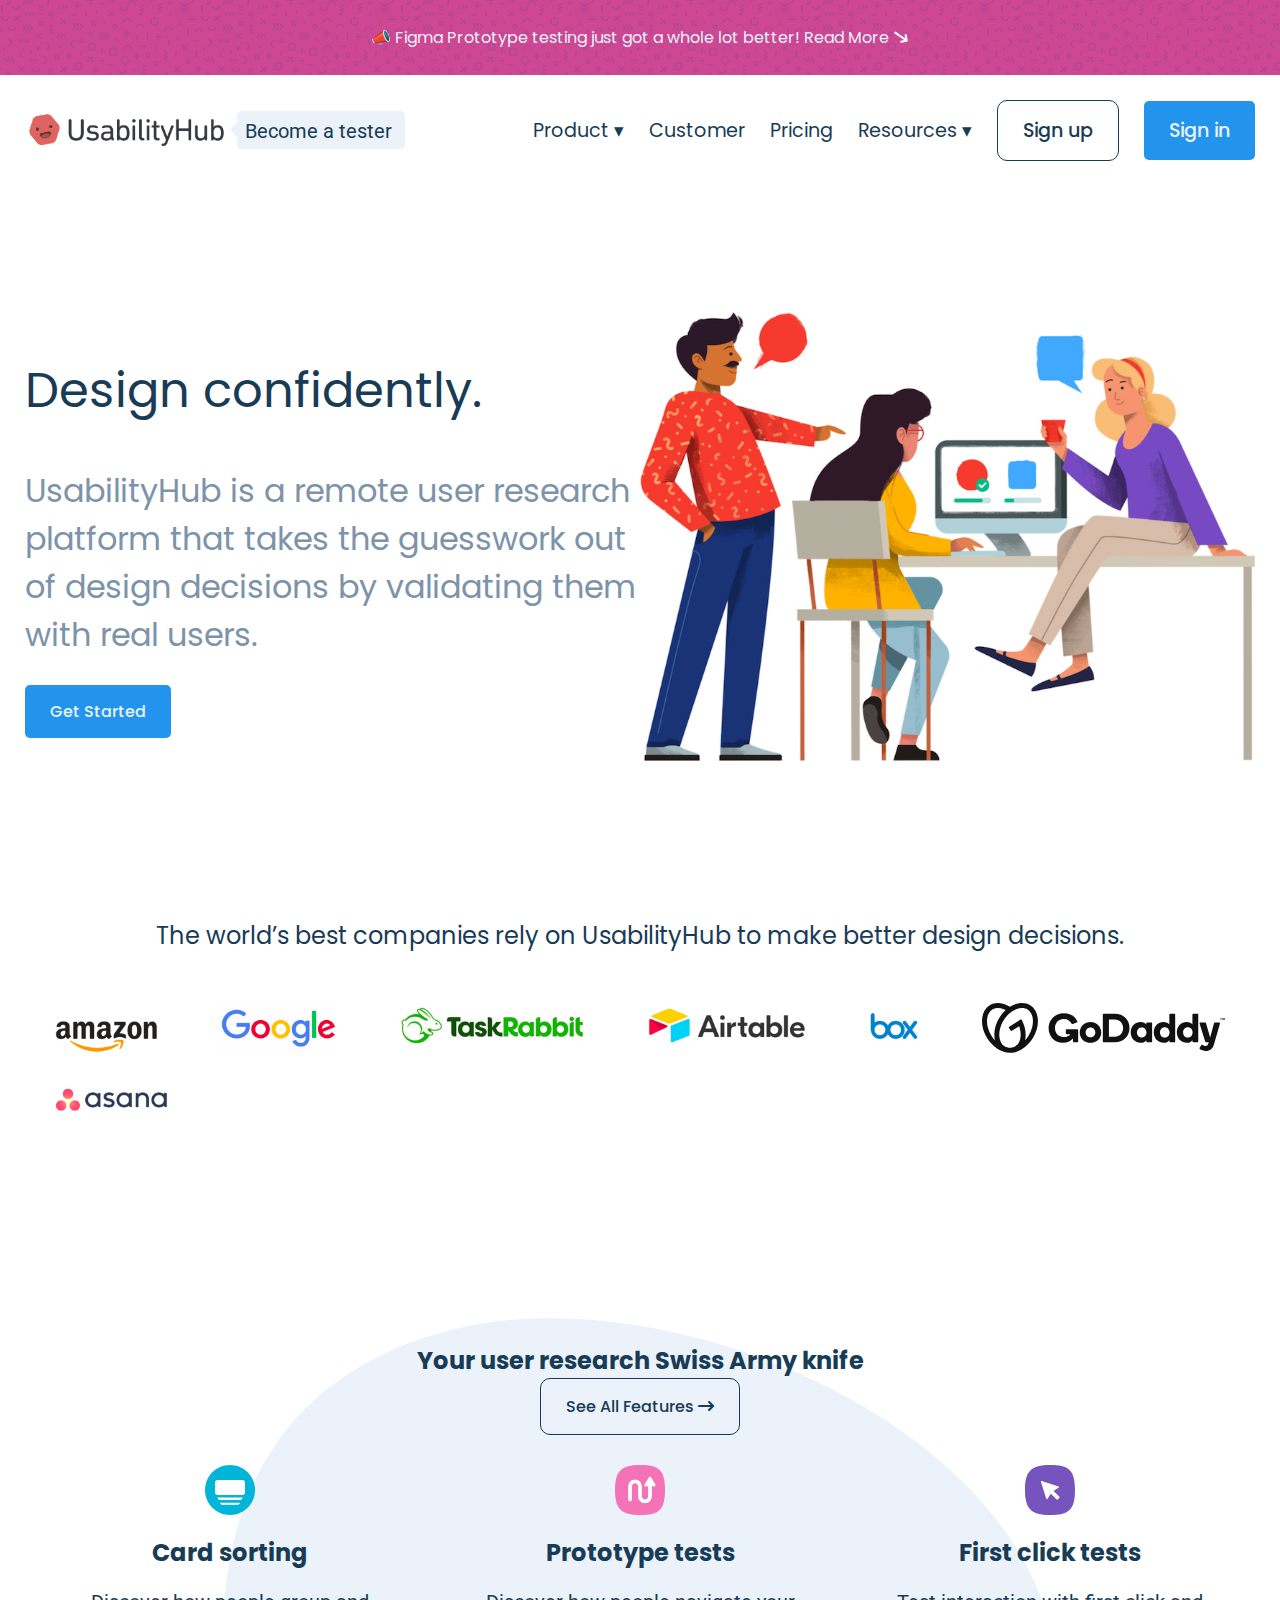
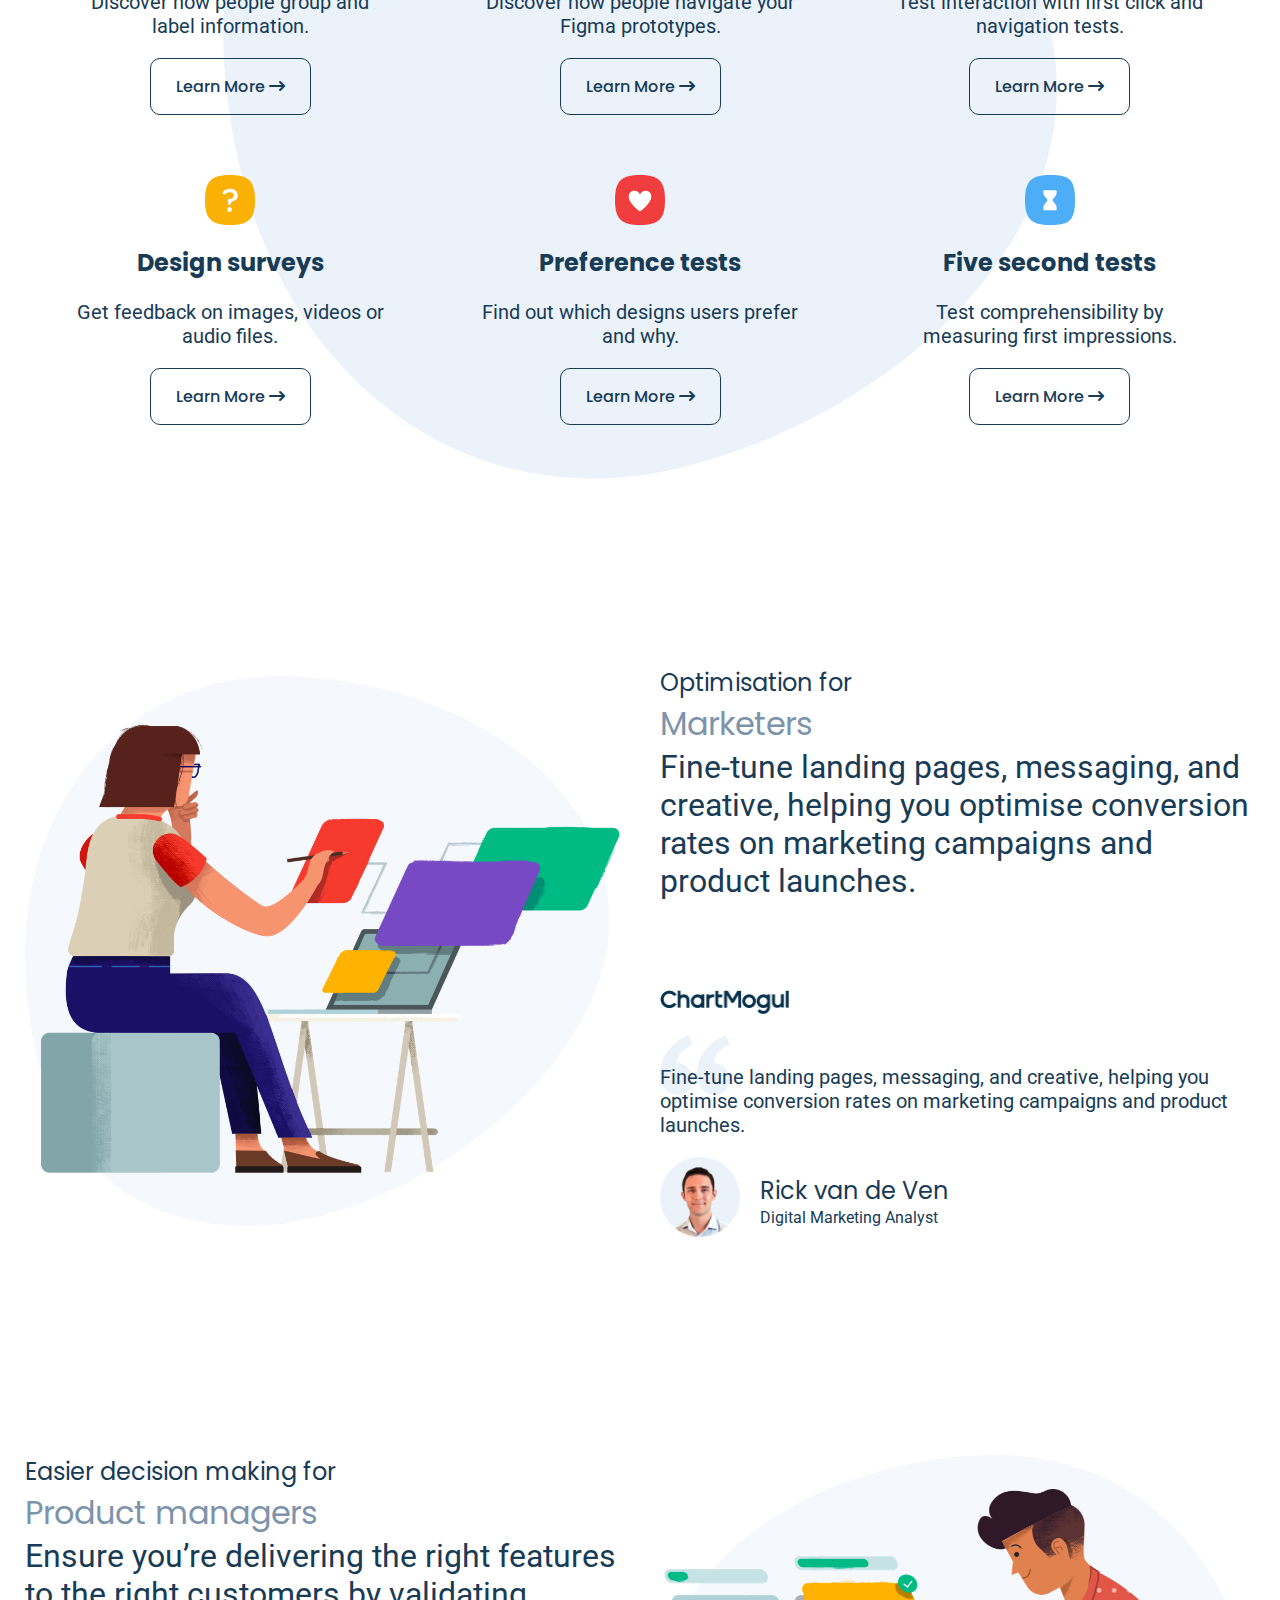
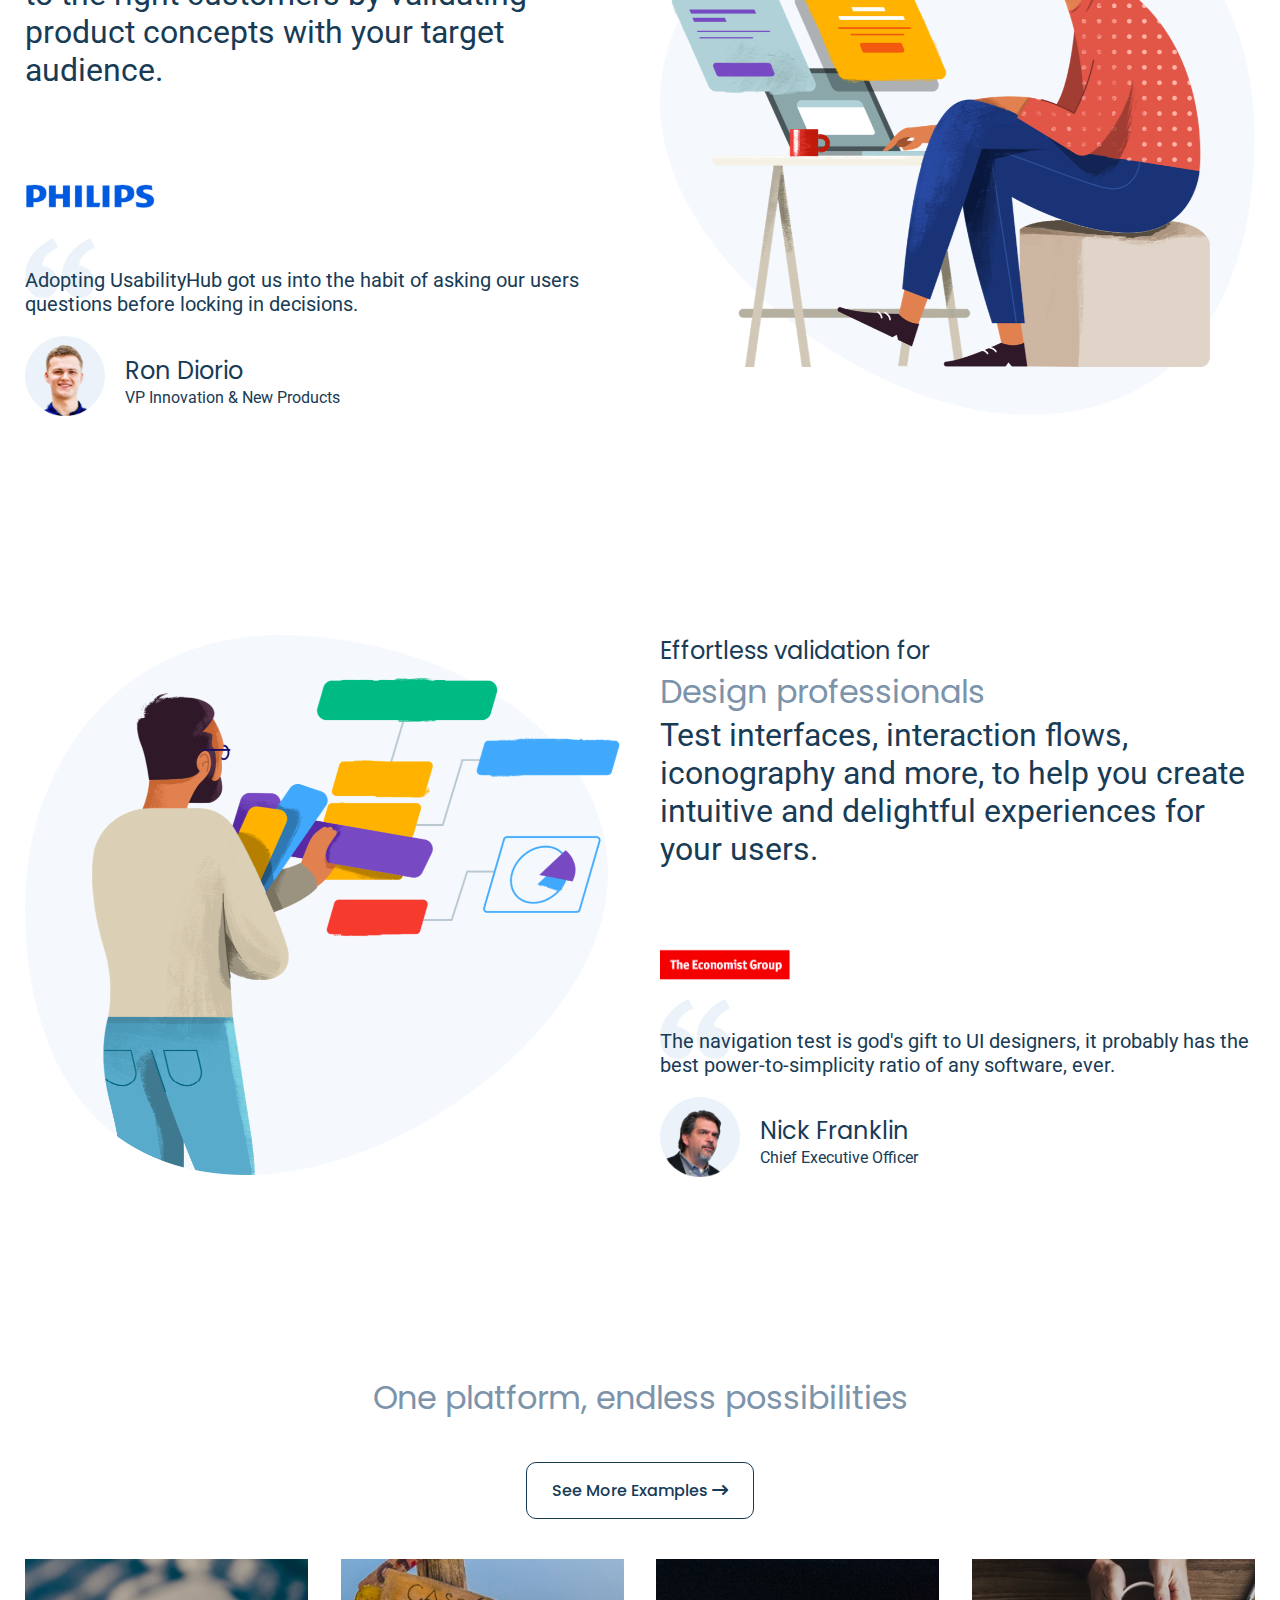
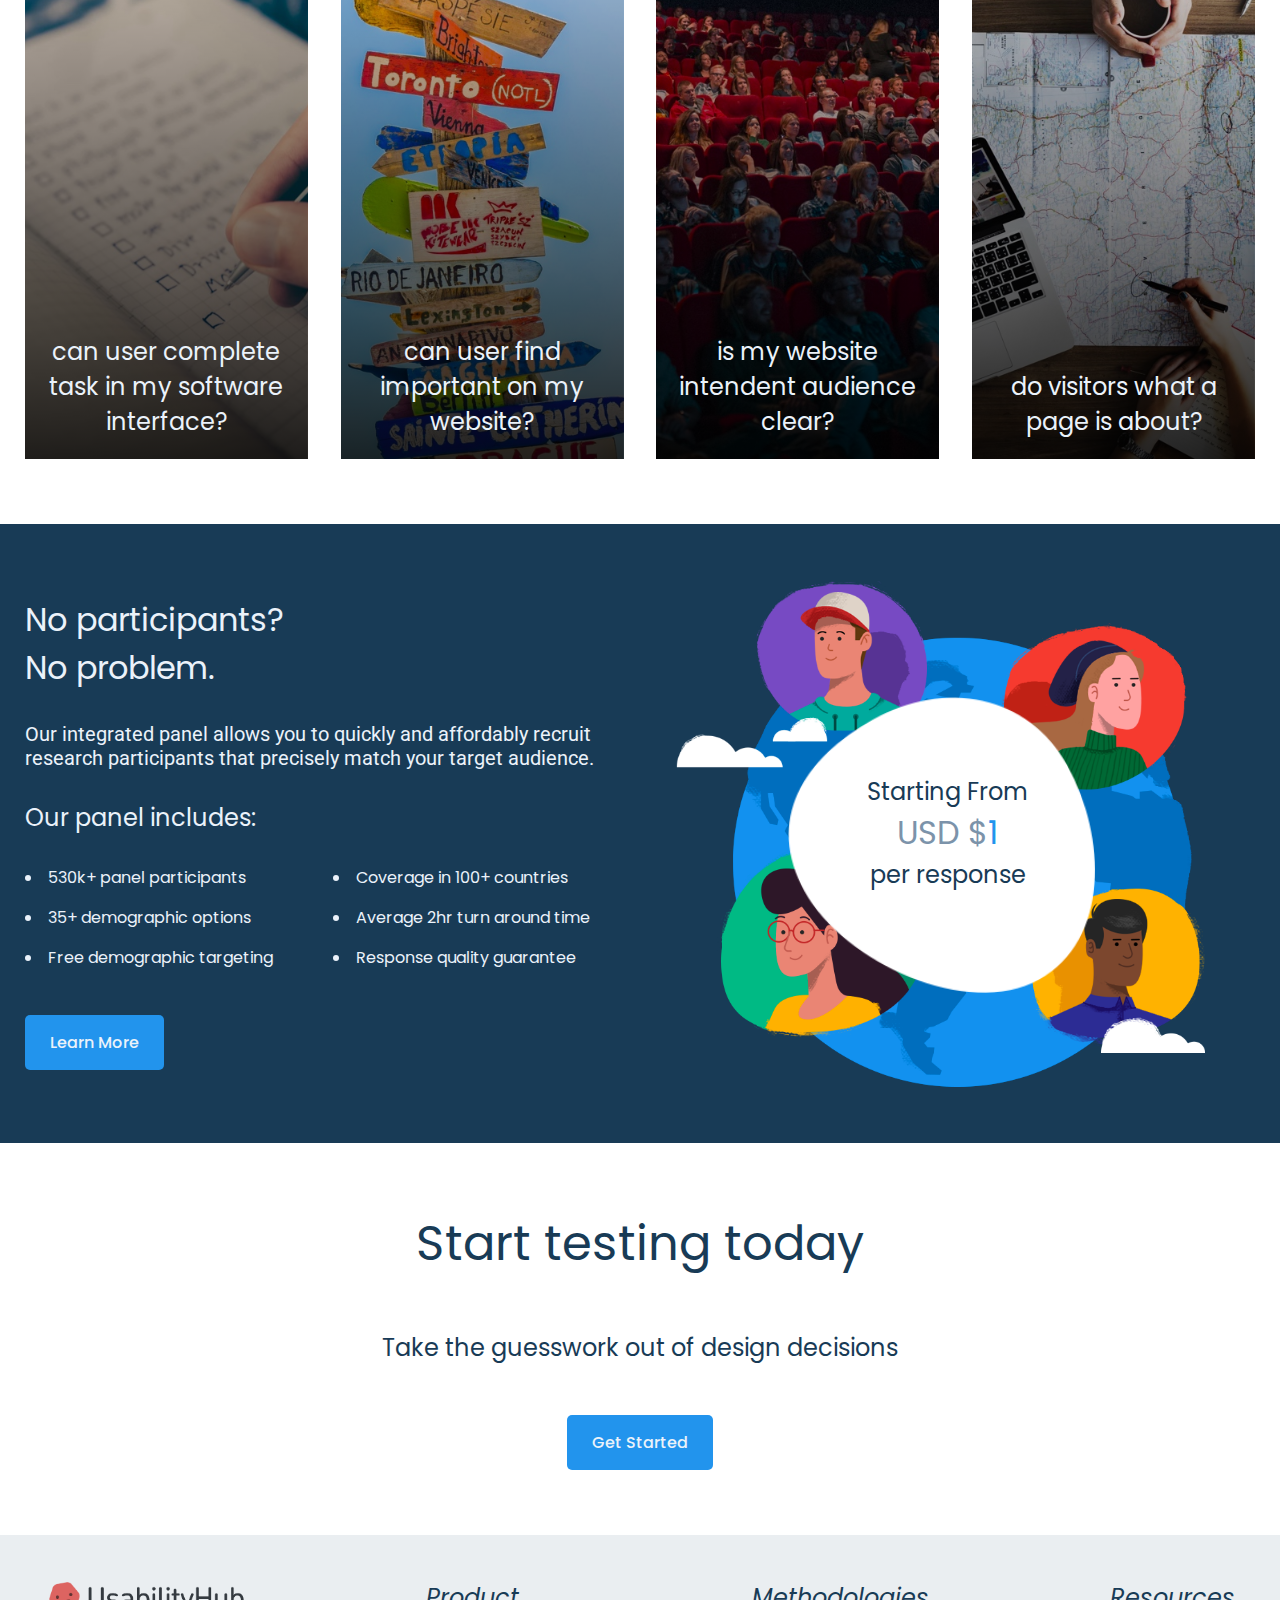
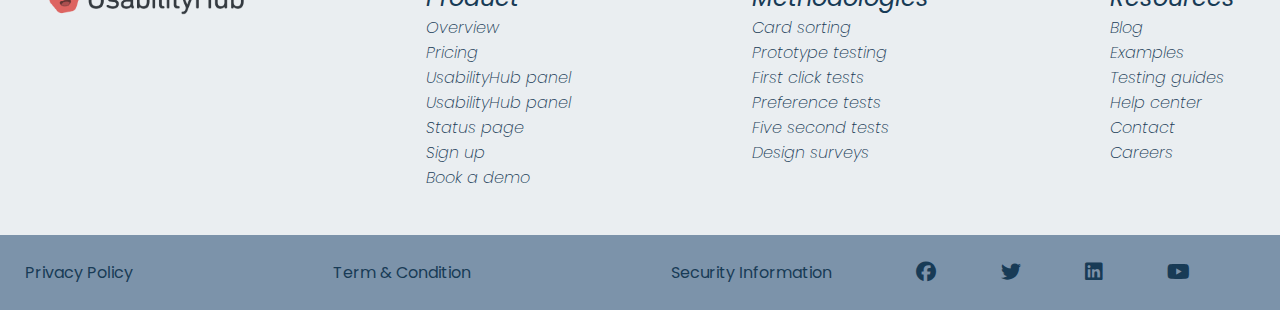
<file: index.html>
<!DOCTYPE html>
<html lang="en">
<head>
    <meta charset="UTF-8">
    <meta http-equiv="X-UA-Compatible" content="IE=edge">
    <meta name="viewport" content="width=device-width, initial-scale=1.0">
    <!-- fontawsome cdn   -->
    <link rel="stylesheet" href="https://cdnjs.cloudflare.com/ajax/libs/font-awesome/6.4.0/css/all.min.css"/>


    <!-- external stylesheet -->
    <link rel="stylesheet" href="./stylesheet/style.css">
    <link rel="stylesheet" href="./stylesheet/mediaquiery.css">

    <title>UNSABLITY HUB |</title>
</head>
<body>
    <!-- header section -->
    <header class="top-banner">
        <div class="container">
            <a class="small-text" href="">&#128227 Figma Prototype testing just got a whole lot better! Read More <i class="fa-solid fa-arrow-right-long"></i></a>
        </div>
        
    </header>
    <!-- nav section -->
    <nav class="navbar">
        <div class="container flex navbar-nav">
            <div class=" flex logo-holder">
                <a href="#" class="logo flex">
                    <img src="./assets/asset 1.png" alt="logo">
                </a>
                <div class="tester-holder">
                    <div class="sub-tester-holder">   
                        <img src="./assets/asset 33.svg" alt="img">
                        <p>Become a tester</p>
                     </div>
                </div>
            </div>
            <div class="nav-toggle flex navlist">
                <ul class=" flex nav-links">
                    <li class="dropmenu1 ">
                        <a href="#" class="small-text hover-link">Product ▾</a>
                        <ul class="inner-nav-list1" >
                            <li><a href="#" class="small-text hover-link">Overview</a></li>
                            <li><a href="#" class="small-text hover-link">Card sorting</a></li>
                            <li><a href="#" class="small-text hover-link">Prototype Testing</a></li>
                            <li><a href="#" class="small-text hover-link">Design Surveys</a></li>
                            <li><a href="#" class="small-text hover-link">Five Second Test</a></li>
                            <li><a href="#" class="small-text hover-link">Prefrence Test</a></li>
                            <li><a href="#" class="small-text hover-link">First Click Text</a></li>
                            <li><a href="#" class="small-text hover-link">Pannel</a></li>
                        </ul>
                    </li>
                    <li><a href="#" class="small-text hover-link">Customer</a></li>
                    <li><a href="#" class="small-text hover-link">Pricing</a></li>
                    <li class="dropmenu2" >
                        <a href="#" class="small-text hover-link">Resources ▾</a>
                        <ul class="inner-nav-list2">
                            <li><a href="#" class="small-text hover-link">Examples</a></li>
                            <li><a href="#" class="small-text hover-link">Testing Guides</a></li>
                            <li><a href="#" class="small-text hover-link">Help Center</a></li>
                            <li><a href="#" class="small-text hover-link">Blog</a></li>
                        </ul>
                    </li>
                    <li class="flex"><a href="./PAGES/signup.html" class="small-text Secondary-btn sign">Sign up</a></li>
                    <li class="flex"><a href="./PAGES/signin.html" class="small-text primary-btn sign">Sign in</a></li>
                </ul>    
            </div>
            <div id="hamburger" onclick="extendNav();" >
                <i class="fa-solid fa-bars fa-xl"></i>
            </div>
        </div>
    </nav>
    
    <!-- Main Section -->
    <main class="homearea">
        <div class="container flex main-container">
            <div class="main-left flex">
                <h1>Design confidently.</h1>
                <h2>UsabilityHub is a remote user research platform that takes the guesswork out of design decisions by validating them with real users.</h2>
                <div class="main-btn">
                    <a href="./PAGES/signup.html" class="primary-btn"> Get Started</a>
                </div>    
                
            </div>
            <div class="main-right">
                <img src="./assets/asset 2.jpeg" alt="">
            </div>
        </div>
    </main>

    <!-- company section -->

    <section class="company">
        <div class="container flex company-box" >
            <h3>The world’s best companies rely on UsabilityHub to make better design decisions.</h3>
            <div class="copmany-container flex">
                <img src="./assets/asset 3.png" alt="img">
                <img src="./assets/asset 4.png" alt="img">
                <img src="./assets/asset 5.png" alt="img">
                <img src="./assets/asset 6.png" alt="img">
                <img src="./assets/asset 7.png" alt="img">
                <img src="./assets/asset 8.svg" alt="img">
                <img src="./assets/asset 9.png" alt="img">
            </div>
        </div>
    </section>

    <!-- feature section -->    
    <section class="feature">
        <div class="container flex feature-container">
            <h3>Your user research Swiss Army knife</h3>
            <a href="#"  class="Secondary-btn"> See All Features  <i class="fa-solid fa-arrow-right-long"></i></a>
            <div class="flex feature-container-box">
                <div class="flex feature-box">
                    <img src="./assets/asset 11.svg" alt="">
                    <h3>Card sorting</h3>
                    <p>Discover how people group and label information.</p>
                    <a href="#" class="Secondary-btn"> Learn More  <i class="fa-solid fa-arrow-right-long"></i></a>
                </div>
                <div class="flex feature-box">
                    <img src="./assets/asset 13.svg" alt="">
                    <h3>Prototype tests</h3>
                    <p>Discover how people navigate your Figma prototypes.</p>
                    <a href="#"  class="Secondary-btn"> Learn More  <i class="fa-solid fa-arrow-right-long"></i></a>
                </div>
                <div class="flex feature-box">
                    <img src="./assets/asset 14.svg" alt="">
                    <h3>First click tests</h3>
                    <p>Test interaction with first click and navigation tests.</p>
                    <a href="#"  class="Secondary-btn"> Learn More  <i class="fa-solid fa-arrow-right-long"></i></a>
                </div>
                <div class="flex feature-box">
                    <img src="./assets/asset 15.svg" alt="">
                    <h3>Design surveys</h3>
                    <p>Get feedback on images, videos or audio files.</p>
                    <a href="#"  class="Secondary-btn"> Learn More  <i class="fa-solid fa-arrow-right-long"></i></a>
                </div>
                <div class="flex feature-box">
                    <img src="./assets/asset 16.svg" alt="">
                    <h3>Preference tests</h3>
                    <p>Find out which designs users prefer and why.</p>
                    <a href="#"  class="Secondary-btn"> Learn More  <i class="fa-solid fa-arrow-right-long"></i></a>
                </div>
                <div class="flex feature-box">
                    <img src="./assets/asset 17.svg" alt="">
                    <h3>Five second tests</h3>
                    <p>Test comprehensibility by measuring first impressions.</p>
                    <a href="#"  class="Secondary-btn"> Learn More  <i class="fa-solid fa-arrow-right-long"></i></a>
                </div>
            </div>
        </div>
    </section>

    <!-- bigfeature-section -->


    <section class="big-feature1">
        <div class="container flex big-feature-container">
            <div class="left-bg-feature">
                <img src="./assets/asset 18.png" alt="img">
            </div>
            <div class="flex right-bg-feature">
                <div class="flex top-right-big-feature">
                    <h3>Optimisation for</h3>
                    <h2>Marketers</h2>
                    <p>Fine-tune landing pages, messaging, and creative, helping you optimise conversion rates on marketing campaigns and product launches.</p>
                </div>
                <div class=".flex bottom-right-big-feature">
                    <img src="./assets/asset 19.png" alt="">
                    <div class="quote"><p> <span><img src="./assets/asset 35.svg" alt=""></span> Fine-tune landing pages, messaging, and creative, helping you optimise conversion rates on marketing campaigns and product launches.</p></div>                    
                    <div class="flex testimonials">
                        <div class="profile">
                            <img src="./assets/asset 20.png" alt="">
                        </div>
                        <div class="about-profile">
                            <h3>Rick van de Ven</h3>
                            <p class="small-text">Digital Marketing Analyst</p>
                        </div>
                    </div>  
                </div>
            </div>
        </div>
    </section>
    <section class="big-feature2">
        <div class="container flex big-feature-container flip-flex">
            <div class="left-bg-feature">
                <img src="./assets/asset 21.png" alt="img">
            </div>
            <div class="flex right-bg-feature">
                <div class="flex top-right-big-feature">
                    <h3>Easier decision making for</h3>
                    <h2>Product managers</h2>
                    <p>Ensure you’re delivering the right features to the right customers by validating product concepts with your target audience.</p>
                </div>
                <div class=".flex bottom-right-big-feature">
                    <img src="./assets/asset 22.png" alt="">
                    <div class="quote"><p> <span><img src="./assets/asset 35.svg" alt=""></span> Adopting UsabilityHub got us into the habit of asking our users questions before locking in decisions.</p></div>                    
                    <div class="flex testimonials">
                        <div class="profile">
                            <img src="./assets/asset 23.png" alt="">
                        </div>
                        <div class="about-profile">
                            <h3>Ron Diorio</h3>
                            <p class="small-text">VP Innovation & New Products</p>
                        </div>
                    </div> 
                </div>
            </div>
        </div>
    </section>
    <section class="big-feature3">
        <div class="container flex big-feature-container">
            <div class="left-bg-feature">
                <img src="./assets/asset 24.png" alt="img">
            </div>
            <div class="flex right-bg-feature">
                <div class="flex top-right-big-feature">
                    <h3>Effortless validation for</h3>
                    <h2>Design professionals</h2>
                    <p>Test interfaces, interaction flows, iconography and more, to help you create intuitive and delightful experiences for your users.</p>
                </div>
                <div class=".flex bottom-right-big-feature">
                    <img src="./assets/asset 25.png" alt="">
                    <div class="quote"><p> <span><img src="./assets/asset 35.svg" alt=""></span> The navigation test is god's gift to UI designers, it probably has the best power-to-simplicity ratio of any software, ever.</p></div>                    
                    <div class="flex testimonials">
                        <div class="profile">
                            <img src="./assets/asset 26.png" alt="">
                        </div>
                        <div class="about-profile">
                            <h3>Nick Franklin</h3>
                            <p class="small-text">Chief Executive Officer</p>
                        </div>
                    </div>
                </div>
            </div>
        </div>
    </section>

    <!-- example section -->

    <section class="example">
        <div class="container flex example-container">
            <h2>One platform, endless possibilities</h2>
            <a href="#"  class="Secondary-btn">See More Examples <i class="fa-solid fa-arrow-right-long"></i></a>
            <div class="flex example-container-area">
                <div class="flex example-box  examplebox-1">
                    <h3>can user complete task in my software interface?</h3>
                </div>
                <div class="flex example-box  examplebox-2">
                    <h3>can user find important on my website?</h3>
                </div>
                <div class="flex example-box  examplebox-3">
                    <h3>is my website intendent audience clear?</h3>
                </div>
                <div class="flex example-box  examplebox-4">
                    <h3>do visitors what a page is about?</h3>
                </div>
            </div>
        </div>
    </section>

    <!-- cta section -->

    <section class="cta-section">
        <div class="container flex cta-container">
            <div class="flex left-cta">
                <h2>No participants? <br> No problem.</h2>
                <p>Our integrated panel allows you to quickly and affordably recruit research participants that precisely match your target audience.</p>
                <h3>Our panel includes:</h3>
                <ul class="flex service-list"> 
                    <ul>
                        <li>530k+ panel participants</li>
                        <li>35+ demographic options</li>
                        <li>Free demographic targeting</li>
                    </ul>
                    <ul><li>Coverage in 100+ countries</li>                  
                        <li>Average 2hr turn around time</li>
                        <li>Response quality guarantee</li></ul>                    
                </ul>
                <a href=""  class="primary-btn"> Learn More </a>
            </div>
            <div class="right-cta flex">
                <img class="cta-behind-image" src="./assets/asset 40.png" alt="">
                <div>
                    <img class="cta-top-image"  src="./assets/asset 41.png" alt="">
                    <div class="flex costings">
                        <h3>Starting From</h3>
                        <h2><span>USD $</span>1</h2>
                        <h3>per response</h3>
                    </div>
            </div>
            </div>
        </div>
    </section>
    <!-- test section -->
    <section class="test-section">
        <div class="container flex test-section-area">
            <h2>Start testing today</h2>
            <h3>Take the guesswork out of design decisions</h3>
            <a class="primary-btn" href="#">Get Started</a>
        </div>
    </section>

    <!-- address section -->
    <address class="address-section">
        <img class="brand-logo-media" src="./assets/asset 1.png" alt="">
        <div class="container flex address-section-box">
            <div class="address-box brandlogo flex">
                <img src="./assets/asset 1.png" alt="img">
            </div>
            <div class="flex address-box">
                <h3>Product</h3>
                <a class="hover-link light-link flex" href="#">Overview</a>
                <a class="hover-link light-link flex" href="#">Pricing</a>
                <a class="hover-link light-link flex" href="#">UsabilityHub panel</a>
                <a class="hover-link light-link flex" href="#">UsabilityHub panel</a>
                <a class="hover-link light-link flex" href="#">Status page</a>
                <a class="hover-link light-link flex" href="#">Sign up</a>
                <a class="hover-link light-link flex" href="#">Book a demo</a>
            </div>
            <div class="flex address-box MethodologieS">
                <h3>Methodologies</h3>
                <a class="hover-link light-link flex" href="#">Card sorting</a>
                <a class="hover-link light-link flex" href="#">Prototype testing</a>
                <a class="hover-link light-link flex" href="#">First click tests</a>
                <a class="hover-link light-link flex" href="#">Preference tests</a>
                <a class="hover-link light-link flex" href="#">Five second tests</a>
                <a class="hover-link light-link flex" href="#">Design surveys</a>
            </div>
            <div class="flex address-box Resources">
                <h3>Resources</h3>
                <a class="hover-link light-link flex" href="#">Blog</a>
                <a class="hover-link light-link flex" href="#">Examples</a>
                <a class="hover-link light-link flex" href="#">Testing guides</a>
                <a class="hover-link light-link flex" href="#">Help center</a>
                <a class="hover-link light-link flex" href="#">Contact</a>
                <a class="hover-link light-link flex" href="#">Careers</a>
            </div>
        </div>
    </address>
    <!-- footer section -->
    <footer>
        <div class="container flex footer">
            <div class=" flex footer-section-1">
                <a class="hover-link" href="#">Privacy Policy</a>
                <a class="hover-link" href="#">Term & Condition</a>
                <a class="hover-link" href="#">Security Information</a>
            </div>
            <div class=" flex footer-section-2">
                <a class="hover-link" href=""><i class="fa-brands fa-facebook fa-lg"></i></a>
                <a class="hover-link" href=""><i class="fa-brands fa-twitter fa-lg"></i></a>
                <a class="hover-link" href=""><i class="fa-brands fa-linkedin fa-lg"></i></a>
                <a class="hover-link" href=""><i class="fa-brands fa-youtube fa-lg"></i></a>
            </div>
        </div>
    </footer>

<script src="./javascript/app.js"></script>

</body>
</html>
</file>
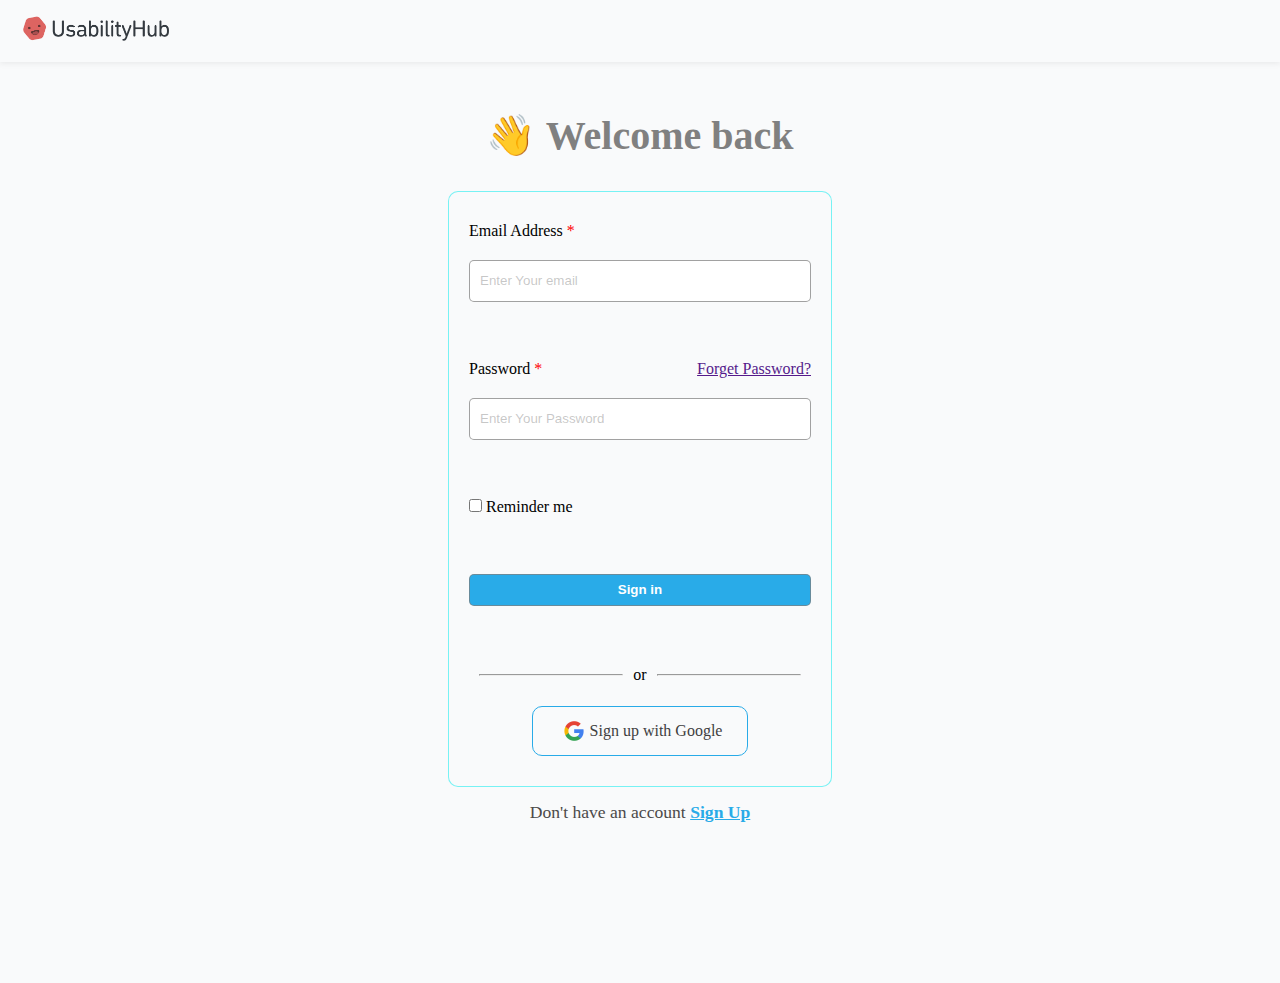
<file: PAGES/signin.html>
<!DOCTYPE html>
<html lang="en">
<head>
    <meta charset="UTF-8">
    <meta http-equiv="X-UA-Compatible" content="IE=edge">
    <meta name="viewport" content="width=device-width, initial-scale=1.0">
    <link rel="stylesheet" href="../stylesheet/sign.css">
    <title>Document</title>
</head>
<body>
    <header>
        <a class="logo" href="../index.html"><img src="../assets/asset 1.png" alt="logo"> <title>Home Page</title></a>
    </header>
    <section class="signin">
        <div class="container flex login-container">
            <div class="login-container-box flex">
                <h2>👋 Welcome back</h2>
                 <form class="flex form" action="">
                     <label for="Email">Email Address <span class="redstar">*</span></label>
                     <input class="input" type="email" name="email" id="email" placeholder="Enter Your email">
                     <br>
                     <div class="password flex">
                        <div><label for="">Password <span class="redstar">*</span></label></div>
                         <div><a href="">Forget Password?</a></div>
                     </div>
                     <input class="input" type="password" name="password" id="password" placeholder="Enter Your Password">
                     <br>
                     <div class="remind-me">
                        <input type="checkbox">
                        <label for="reminder">Reminder me</label>
                     </div>
                     <br>
                     <input class="input  submit" type="submit" value="Sign in">
                    <br>
                    <div class="otherwaytologib flex">
                        <hr>
                        <p> or </p>
                        <hr>
                    </div>
                    <a class="google-login flex" href="">
                        <img src="../assets/signup/Google.webp" alt="google">
                        <p>Sign up with Google</p> 
                    </a>
                 </form>
                 <div class="login-mode flex">
                     <a href="./signup.html">Don't have an account <span class="signup">Sign Up</span></a>  
                 </div>
           </div>
        </div>
    </section>
</body>
</html>
</file>
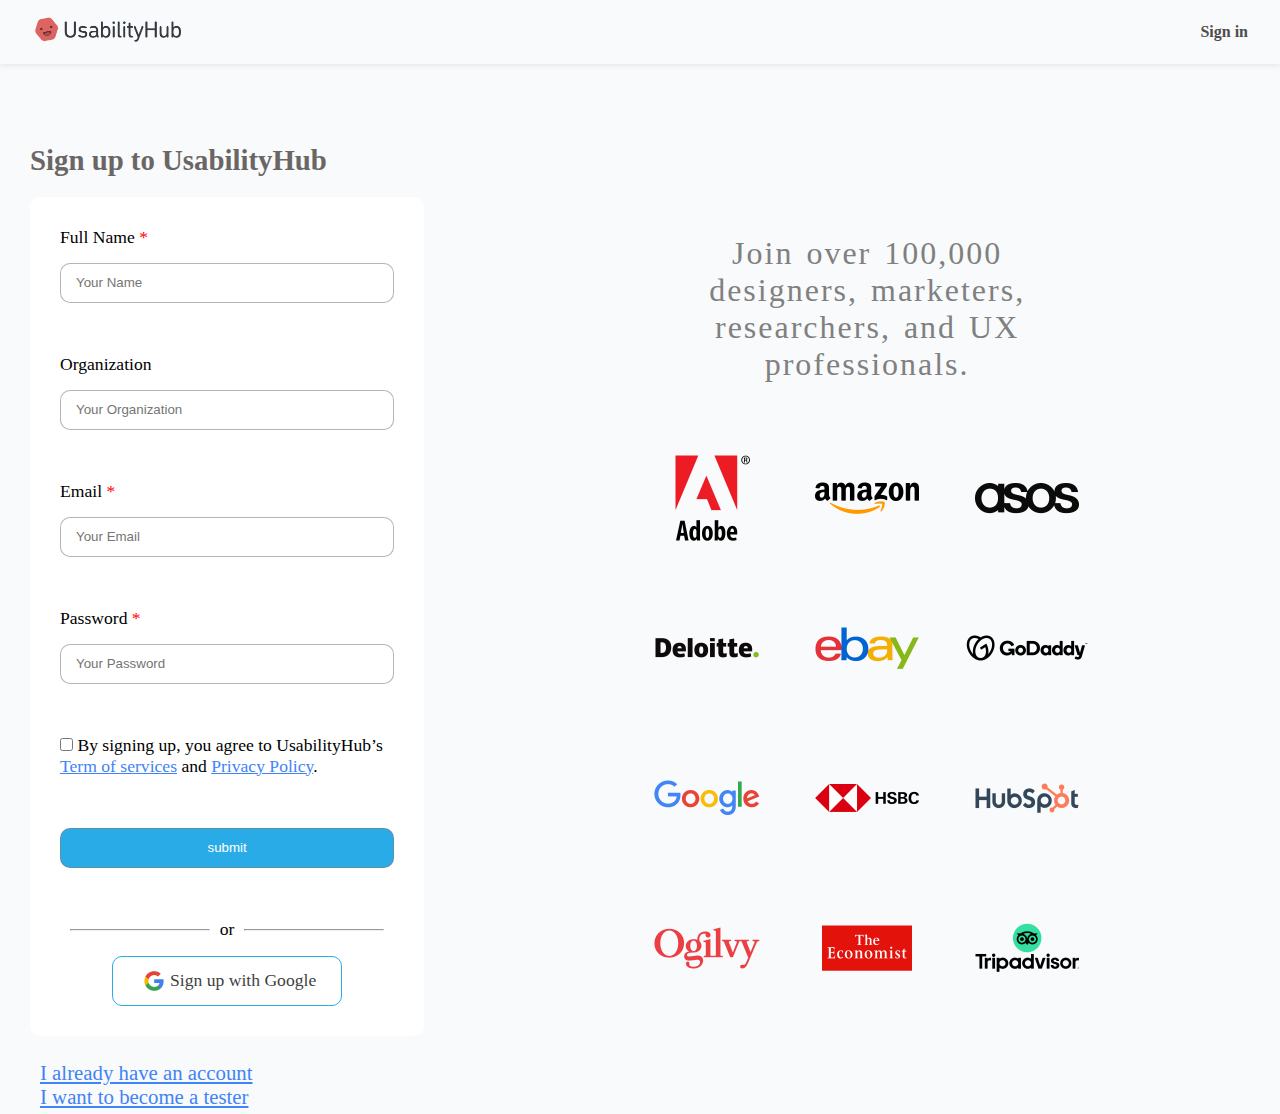
<file: PAGES/signup.html>
<!DOCTYPE html>
<html lang="en">
<head>
    <meta charset="UTF-8">
    <meta http-equiv="X-UA-Compatible" content="IE=edge">
    <meta name="viewport" content="width=device-width, initial-scale=1.0">
    <!-- fontawsome cdn   -->
    <link rel="stylesheet" href="https://cdnjs.cloudflare.com/ajax/libs/font-awesome/6.4.0/css/all.min.css"/>

    <link rel="stylesheet" href="../stylesheet/signup.css">
    <title>Signup</title>
</head>
<body>
    <header class="signup flex">
        <a href="/index.html"><img src="../assets/asset 1.png" alt="logo"></a>
        <a href="./signin.html">Sign in</a>
    </header>
    <section class="container signup-container flex">
        <div class="signing-box flex">
            <h1>Sign up to UsabilityHub</h1>
            <form action="" class="flex form">
                <label for="fullname">Full Name <span class="redstar">*</span></label>
                <input class="input-box" type="text" name="fullname" id="Organization" placeholder="Your Name">
                <br>
                <label for="Organization">Organization</label>
                <input class="input-box" type="text" name="Organization" id="Organization" placeholder="Your Organization">
                <br>
                <label for="email">Email <span class="redstar">*</span></label>
                <input class="input-box" type="email" name="email" id="email" placeholder="Your Email">
                <br>
                <label for="password">Password <span class="redstar">*</span></label>
                <input class="input-box" type="password" name="password" id="password" placeholder="Your Password">
                <br> 
                <p class="tandc"><span><input type="checkbox"></span> By signing up, you agree to UsabilityHub’s <a href="">Term of services</a> and <a href="">Privacy Policy</a>. </p>
                <br>
                <input class="input-box submit" type="submit" value="submit">
                <br>
                <div class="otherwaytologib flex">
                    <hr>
                    <p> or </p>
                    <hr>
                </div>
                <a class="google-login flex" href="">
                    <img src="../assets/signup/Google.webp" alt="google">
                    <p>Sign up with Google</p> 
                </a>
            </form>
            <div class="login-mode flex">
                <a href="./signin.html">I already have an account</a> 
                <a href="">I want to become a tester</a> 
            </div>
        </div>
        <div class="flex uxbrands">
            <h2>Join over 100,000 designers, marketers, researchers, and UX professionals.</h2>  
            <div class=" flex brand-container">
                <img src="../assets/signup/asset 0.png" alt="img">
                <img src="../assets/signup/asset 1.png" alt="img">
                <img src="../assets/signup/asset 2.png" alt="img">
                <img src="../assets/signup/asset 3.png" alt="img">
                <img src="../assets/signup/asset 4.png" alt="img">
                <img src="../assets/signup/asset 5.png" alt="img">
                <img src="../assets/signup/asset 6.png" alt="img">
                <img src="../assets/signup/asset 7.png" alt="img">
                <img src="../assets/signup/asset 8.png" alt="img">
                <img src="../assets/signup/asset 9.png" alt="img">
                <img src="../assets/signup/asset 10.png" alt="img">
                <img src="../assets/signup/asset 11.png" alt="img">
            </div>
        </div>
    </section>
    
</body>
</html>
</file>
<file: stylesheet/style.css>
/* Google fonts type 
font-family: 'DM Serif Display', serif;
font-family: 'Poppins', sans-serif;
font-family: 'Roboto', sans-serif; */
@import url('https://fonts.googleapis.com/css2?family=DM+Serif+Display:ital@0;1&family=Poppins:wght@200;400;500;900&family=Roboto:wght@300;400;500;900&display=swap');



/* resetting formats */
*{  font-weight: 400;
    margin: 0;
    padding: 0;
    box-sizing: border-box;
    list-style: none;
    text-decoration: none;
}
:root {
    --primary-text-clr:#183B56;
    --secondary-text-clr:#7C93AA;
    --banner-clr:#CE4793;
    --main-clr:#2294ed;
    --secondary-main-clr:#205e8d;
    --extra-clr:#EBF2FA;
    --padding-inline:25px;
}
body {
    scroll-behavior: smooth;
    position: relative;
    font-family: 'Poppins', sans-serif;
    color: var(--primary-text-clr);
}

h1{ color: var(--primary-text-clr);
    font-size: 3rem;
}
h2{
    color: var(--secondary-text-clr);
    font-size: 2rem;
}
h3{
    font-size: 1.5rem;
}
p {
    font-family: 'Roboto', sans-serif;
    font-size: 1.25rem;
}

/* UTILITY */

.small-text {
    font-size: 1rem;
    font-weight: 400;
}
.flex {
    display: flex;
    align-items: center;
}
.container {
    max-width: 1580px;
    margin-inline: auto;
    padding: var(--padding-inline);
}
.hover-link { 
    color: var(--primary-text-clr);

}
.hover-link:hover { 
    color:var(--main-clr) ;

}
.primary-btn {
    padding: 15px var(--padding-inline);
    border-radius: 5px;
    background-color: var(--main-clr);
    color: var(--extra-clr);
    font-weight: 500;
}
.primary-btn:hover {
    background-color: var(--secondary-main-clr);
    color: var(--extra-clr);
}
.Secondary-btn {
    padding: 15px var(--padding-inline);
    border-radius: 10px;
    border: 1.5px solid var(--primary-text-clr);
    color: var(--primary-text-clr);
    font-weight: 500;
}
.Secondary-btn:hover {
    border: 1.5px solid var(--main-clr);
    color: var(--main-clr);
}

/* header section */
header{
    text-align: center;
    background-color: #CE4793;
    background-image: url(../assets/asset\ 32.png);
    background-repeat: repeat;
    background-size: 200px;
}

.top-banner a {
    color: var(--extra-clr);
    cursor: pointer;
}

.top-banner a i {
    rotate: 35deg;
}

/* navbar */
.navbar-nav {
    justify-content: space-between;
}
.stickey-nav {
    position: fixed;
    top: 0;
    left: 0;
    width: 100%;
    background-color: white;
    z-index: 50;
}

.logo img {
    width: 200px;
    margin-right: 20px;
}
.nav-links li a {
    margin-left: 25px;
    font-size: 1.2rem;
}
.inner-nav-list1,.inner-nav-list2  {
    display: none;
    position: absolute;
    background-color: #fffffffa;
    min-width: 160px;
    box-shadow: 0px 8px 16px 0px rgba(0,0,0,0.2);
    z-index: 20;
    border-radius: 10px;
}
.inner-nav-list1 li, .inner-nav-list2 li {
    margin-bottom: 1px;
    padding: 20px 0px 5px 0px;
}

.inner-nav-list1 a, .inner-nav-list2 a {
    color: rgba(37, 35, 35, 0.596);
    padding: 12px 16px 12px 2px;
    text-decoration: none;
    font-size: 1.1rem;
}
.dropmenu1:hover .inner-nav-list1{
    display: block;
}
  
.dropmenu2:hover .inner-nav-list2{
    display: block;
}
.sub-tester-holder {
    position: relative;
}
.sub-tester-holder img{
    position: absolute;
    width: 175px; 
    left: -15px;
    top: -8px;
    z-index: -1;
}
#hamburger {
    margin-right: 20px;
    display: none;
} 
/* main section */
.homearea {
    margin: 100px 0 100px 0; 
}
.main-left{
    flex: 1;
    flex-direction: column;
    align-items: flex-start;
    gap: 40px;
}
.main-right{
    flex: 1;
}
.main-right img {
    width: 100%;
}

/* company section */
.company-box {
    margin-top: var(--padding-inline);
    flex-direction: column;
    gap: 40px;
}
.copmany-container  {
    justify-content: space-between;
    width: 100%;
    flex-wrap: wrap;
}
.copmany-container img {
    height: 50px;
    margin: 10px;
    padding: 0 20px;
}
/* feature section */
.feature {
    background-image: url(/assets/asset\ 34.svg);
    background-position: center;
    background-repeat: no-repeat;
    background-size: contain;
}
.feature-container {
    margin-top: 10rem;
    flex-direction: column;
    gap: 0px;
}
.feature-container h3 {
    font-weight: bold;
}
.feature-container-box {
    flex-wrap: wrap;
    justify-content: space-evenly;
}

.feature-box {
    text-align: center;
    padding: 10px var(--padding-inline);
    margin: 20px;
    flex-direction: column;
    gap: 20px;
    width: 30%;
}
.feature-box img {
    width: 50px;
}

/* bigfeature-section */
.big-feature-container {
    column-gap: 40px;
    margin-top:10rem;
}

.left-bg-feature {
    flex: 1;
}
.left-bg-feature img {
    text-align: start;
    width: 100%;
}

.right-bg-feature {
    gap: 80px;
    flex: 1;
    flex-direction: column;
    justify-content: flex-start;
    align-items: flex-start;
}

.top-right-big-feature {
    flex: 1;
    flex-direction: column;
    justify-content: flex-start;
    align-items: flex-start;
}
.top-right-big-feature p {
    font-size: 2rem;
}
.bottom-right-big-feature {

    flex: 1;
    flex-direction: column;
    justify-content: flex-start;
    align-items: flex-start;
}
.bottom-right-big-feature img {
    width: 130px;
    margin-bottom: 40px;
}
.quote img{
    width: 70px;
}
.quote {
    position: relative;
}
.quote span {
    position: absolute;
    z-index: -1;
    top: -30px;
}
.testimonials {
    margin-top:20px ;
    column-gap: 20px;
}
.testimonials img {
    width: 80px;
    margin: auto;
}
.flip-flex {
    flex-direction: row-reverse;
}

/* example section */
.example-container {
    text-align: center;
    overflow: hidden;
    margin-top: 140px ;
    flex-direction: column;
    gap: 40px;
}
.example-container-area {
    justify-content: space-between;
    text-align: center;
    gap: 20px;
    flex-wrap: wrap;
}
.example-box {
    align-items: flex-end;
    width: 23%;
    height: 500px;
    transition: .5s ease-in-out;
    padding: 20px 20px;
    text-align: center;
}
.example-box:hover {
    box-shadow: 0 0 10px black;
    transition: .5s ease-in-out;
}

.example-box  h3 {
    color: var(--extra-clr);
}

.examplebox-1 {
    background: linear-gradient(rgba(0, 0, 0, 0.174), rgba(0, 0, 0, .85)), url(../assets/asset\ 36.jpeg);
    background-position: center;
    background-size: cover;
    background-repeat: no-repeat;
}
.examplebox-2 {
    background: linear-gradient(rgba(0, 0, 0, 0.174), rgba(0, 0, 0, .85)), url(../assets/asset\ 37.jpeg);
    background-position: center;
    background-size: cover;
    background-repeat: no-repeat;
}
.examplebox-3 {
    background: linear-gradient(rgba(0, 0, 0, 0.174), rgba(0, 0, 0, .85)), url(../assets/asset\ 38.jpeg);
    background-position: center;
    background-size: cover;
    background-repeat: no-repeat;
}
.examplebox-4 {
    background: linear-gradient(rgba(0, 0, 0, 0.174), rgba(0, 0, 0, .85)), url(../assets/asset\ 39.jpeg);
    background-position: center;
    background-size: cover;
    background-repeat: no-repeat;
}

/* cta section */
.cta-section {
    margin-top: 40px;
    margin-bottom: 40px;
    background-color: #183B56;
    color: #EBF2FA;
}
.left-cta {
    flex: 1;
    margin-top: 40px;
    margin-bottom: 40px;
    gap: 30px;
    flex-direction: column;
    align-items: flex-start;
    justify-content: flex-start;
}
.left-cta h2 {
    color: #EBF2FA;
}
.service-list {
    gap: 10px;
    column-gap: 60px;
    width: 100%;
    flex-wrap: wrap;
}
.service-list li {
    margin-bottom: 15px;
    list-style:inside;

}
.right-cta {
    position: relative;
    flex-direction: column;
    justify-content: center;
    align-items: center;
    flex: 1;
}
.costings {
    justify-content: center;
    align-items: center;
    width: 100%;
    height: 100%;
    position: absolute;
    z-index: 3;
    flex-direction: column;
    top:0%;
    right: 0%;
}
.costings h3 {
    color: var(--primary-text-clr);
}
.costings h2 {
    color: var(--main-clr);
}
.costings h2 span {
    color: var(--secondary-text-clr);
}
.cta-behind-image {
    width: 100%;

}
.cta-top-image {
    width: 50%;
    position: absolute;
    z-index: 2;
    top: 26%;
    right: 26%;
}

/* test section */
.test-section {
    margin: 40px 0;
}

.test-section-area {
    text-align: center;
    justify-content: center;
    flex-direction: column;
    gap: 50px;
}

.test-section-area h2 {
    font-size: 3rem;
    color: var(--primary-text-clr);
}
/* address section */
.address-section {
    text-align: center;
    padding: 20px;
    background-color:#7c93aa29;
}
.address-section-box {
    align-items: flex-start;
    justify-content: space-between;
}
.address-box {
    flex-wrap: wrap;
    width: auto;
    height: max-content;
    flex-direction: column;
    justify-content: space-between;
    align-items: flex-start;
}
.brandlogo img {
    width: 200px;
    align-items: flex-start;
}
.brand-logo-media {
    display: none;
}
.light-link {
    font-weight: 200;
    color:#183B56;
}


/* footer section  */
footer {
    background-color: var(--secondary-text-clr);
}

.footer {
    flex-direction: row;
    padding: 10 40px;
    justify-content: space-between;
    column-gap: 20px;
}
.footer-section-1 {
    flex: 4;
    justify-content: space-between;
}

.footer-section-2 {
    flex: 2;
    justify-content: space-evenly;
}
</file>
<file: stylesheet/mediaquiery.css>
@media screen and (max-width: 1226px) {
    #hamburger {
        display: block;
    }
    .navbar {
        position: relative;
    }
    .nav-toggle {
        display:none;  
        position: absolute;
        right: 0;
        top: 100%;
        width: 100%;
        background-color: rgb(255, 255, 255);
        height:fit-content;
        padding-bottom: 0px;
        box-shadow: 0 5px 5px rgba(128, 128, 128, 0.495);
    }
    .nav-links {
        display: block;
    }
    .sign {
        text-align: center;
        margin: auto;
        margin: 10px 20px;
        width: 100%;

    }
    .Show {
        display: block;      
    }

    .dropmenu1:hover .inner-nav-list1{
       position: relative;
    }
      
    .dropmenu2:hover .inner-nav-list2{
        position: relative;
    }
}

@media screen and (max-width: 956px) {
/* resetting formats */

h1{ 
    font-size: 2.2rem;
}
h2{
    font-size: 1.8rem;
}
h3{
    font-size: 1.3rem;
}
p {
    font-size: 1.2rem;
}

/* utility  */

.Secondary-btn {
    padding: 5px 5px;
    border-radius: 10px;
    border: 1.5px solid var(--primary-text-clr);
    color: var(--primary-text-clr);
    font-weight: 500;
}


/* all main image widths */
    .main-right, .left-bg-feature {
        width: 90%;
        text-align: center;
    }

/* main area */
    .main-container {
        flex-direction: column-reverse;
        gap: 40px;
        text-align: center;
    }
    .main-left{
        flex-direction: column;
        justify-content: center;
        align-items: center;
        text-align: center;
    }
    .main-left h1{
        font-size: 3rem;
        width: 100%;
        margin: auto;
        
    }
    .main-btn  {
        width: 100%;
    }

    /* company section */
    .company {
        margin: 100px 0;
    }

    .company-box {
        margin-top: 0px;
        text-align: center;
    }
    .copmany-container {
        width: 100%;
        justify-content: space-evenly;
        flex-wrap: wrap;
    }
    .copmany-container img {
        height: 50px;
        margin: 6px;
        padding: 2px 10px;
    }
    /* feature section */
    .feature-box {
        width: 45%;
        margin: 0px;
        padding: 10px 0;
    }

    /* big feature 1 section  */
     .big-feature1 .top-right-big-feature{
        text-align: center;
        align-items: center;
     }
    .big-feature1 .big-feature-container {
        flex-direction: column;
        gap: 40px;
    }
    /* big feature 2 section  */
     .big-feature2 .top-right-big-feature{
        text-align: center;
        align-items: center;
     }
    .big-feature2 .big-feature-container {
        flex-direction: column;
        gap: 40px;
    }
    /* big feature 3 section  */
     .big-feature3 .top-right-big-feature{
        text-align: center;
        align-items: center;
     }
    .big-feature3 .big-feature-container {
        flex-direction: column;
        gap: 40px;
    }
    
    /* example section */
    .example-container-area {
        justify-content: space-evenly;
    }
    .example-box {
        width: 40%;
        height: 200px;
    }
    /* cta section */
    .cta-container {
        align-items: center;
        flex-direction: column-reverse;
    }
    .left-cta  {
        text-align: center;
        flex-direction: column;
        justify-content: center;
        align-items: center;
    }
    .left-cta .service-list {
        justify-content: space-evenly;
        text-align: left;
    }
    
    /* address section */
    .address-section-box {
        width: 100%;
        flex-wrap: wrap;
    }
    .address-box {
        margin: auto auto 25px auto;
        width: 70%;
    }
    .address-box h3 { 
        width: 100%;
        text-align: center; 
    }
    .address-box a { 
        justify-content: center;
        width: 100%;
        text-align: center; 
    }

    .brandlogo {
        display: none;
    }
    .brand-logo-media{
        margin: auto;
        text-align: center;
        display: block;
        width: 30%;
    }
}

@media screen and (max-width: 438px) {
    /* resetting formats */
    h1{ 
        font-size: 2.2rem;
    }
    h2{
        font-size: 1.8rem;
    }
    h3{
        font-size: 1rem;
    }
    p {
        font-size: 1rem;
    }
    /* navbar */
    .tester-holder {
        display: none;
    }

    /* main section */
    .main-left h1 {
        font-size: 2.1rem;
    }
    .main-left h2 {
        font-size: 1.3rem;
    }
    .homearea {
        margin: 100px 0 10px 0; 
    }

    /* company section */
    .copmany-container  {
        justify-content: space-evenly;
        width: 100%;
        flex-wrap: wrap;
    }
    .copmany-container img {
        height: 30px;
        margin: 6px;
        padding: 2px 10px;
    }

    /* feature section */
    .feature-container {
        margin-top: 2rem;
        flex-direction: column;
        gap: 10px;
    }
    .feature-box {
        width: 100%;
        margin: 10px;
        padding: 10px 0;
    }
    /* example section */
    .example-container-area {
    justify-content: space-evenly;
    }
    .example-box {
    width: 90%;
    height: 200px;
    }

    /* address section */
    .address-box {
        margin-bottom: 20px;
    }

    /* footer section  */
    .footer {
        flex-direction: column-reverse;
    }
    .footer-section-1 {
        text-align: center;
        flex: 1;
        justify-content: space-between;
        flex-direction: column;
    }
    .footer-section-1 a {
        margin-bottom: 10px;
    }
    
    .footer-section-2 {
        flex: 1;
        justify-content: space-evenly;
    }
    .footer-section-2 i {
        margin: 25px;
    }













}
</file>
<file: stylesheet/sign.css>
*{
    margin: 0;
    padding: 0;
    box-sizing: border-box;
}
body {
    height: 100vh;
    width: 100%;
    background-color: #F9FAFB;
}
.container {
    max-width: 1480px;
    margin: auto;
    justify-content: center;
}
::placeholder{
    color: rgba(128, 128, 128, 0.434);
}
.flex {
    display: flex;
    align-items: center;
}
header{
    padding: 5px 20px;
    background-color: #F9FAFB;
    box-shadow: 0 2px 5px rgba(128, 128, 128, 0.116);
    margin-bottom: 50px;
}
header a img {
    width: 150px;
    padding: 10px 0;
}
.login-container h2 {
    font-size: 2.5rem;
    color: gray;
}
.form {
    border: 1px solid rgba(21, 236, 240, 0.568);
    border-radius: 10px;
    background-color:#F9FAFB ;
    margin-top: 2rem;
    width: 100%;
    flex-direction: column;
    gap: 20px;
    padding: 30px 20px;
    align-items: flex-start;
}
.login-container-box {
    width: 30%;
    flex-direction: column;
    margin-bottom: 10rem;
}
.redstar {
    color: red;
}
.input {
    padding: 20px 10px;
    width: 100%;
    height: 2rem;
    border-radius: 5px;
    border: 1px solid rgba(128, 128, 128, 0.737);
}
.password {
    width: 100%;
    justify-content: space-between;
    flex-wrap: wrap;
}
.form .submit {
    background-color: rgb(41, 171, 232);
    color: white;
    text-align: center;
    padding: 3px;
    font-weight: 600;
}
.otherwaytologib {
    width: 100%;
}
.otherwaytologib hr {
    width: 45%;
    margin: 10px;
    color: rgba(158, 154, 154, 0.13);
}
.google-login {
    text-decoration: none;
    padding: 8px 25px;
    background-color: transparent;
    border: 1px solid rgb(41, 171, 232) ;
    border-radius: 10px;
    color: rgb(63, 63, 63);
    width: max-content;
    margin: auto;
    text-align: center;
}
.google-login img {
    width: 2rem;
}
.login-mode {
    margin-top: 15px;
}
.login-mode a {
    text-decoration: none;
    color: rgb(75, 73, 73);
    font-size: 1.1rem;
}
.login-mode a .signup{
    text-decoration: underline;
    color: rgb(41, 171, 232);
    font-weight: 600;
}
@media screen and (max-width: 1226px) {
    .login-container-box {
        width: 40%;
    }
}
@media screen and (max-width: 956px) {
    .login-container-box {
        width: 50%;
    }
}
@media screen and (max-width: 438px) {
    .login-container-box {
        width: 85%;
    }
}
</file>
<file: stylesheet/signup.css>
*{
    margin: 0;
    padding: 0;
    box-sizing: border-box;
}
body {
    background-color: #F9FAFB;
    width: 100%;
    height: 100vh;
}
.container {
    max-width: 1480px;
    margin: auto;
}
.flex {
    display: flex;
    align-items: center;
}

.signup {
    background-color:#F9FAFB;
    padding: 1rem 2rem;
    justify-content: space-between;
    box-shadow: 0 2px 5px rgba(128, 128, 128, 0.144);
}
.signup a {
    text-decoration: none;
    color: rgb(78, 76, 76);
    font-weight: 600;
}  
.signup img {
    width: 150px;
}

.signup-container {
    margin-top: 5rem;
    justify-content: space-between;
}
.signing-box {
    margin:0 30px;
    flex: 3 ;
    align-items: flex-start;
    flex-direction: column;
    gap: 20px;
}
.signing-box h1 {
    font-size: 1.8rem;
    color: rgb(107, 102, 102);

}
.form {
    background-color: rgb(255, 255, 255);
    flex-direction: column;
    align-items: flex-start;
    flex-wrap: wrap;
    gap: 15px;
    padding: 30px;
    font-size: 1.1rem;
    border-radius: 10px;
}
.redstar {
    color: red;
}
.form .input-box {
    border-radius: 10px;
    width: 100%;
    padding: 15px;
    height: 40px;
    border: 1.5px solid rgba(128, 128, 128, 0.584);
}
.tandc a {
    color:#3F83F8;
}
.form .submit {
    background-color: rgb(41, 171, 232);
    color: white;
    text-align: center;
    padding: 3px;
}
.otherwaytologib {
    width: 100%;
}
.otherwaytologib hr {
    width: 45%;
    margin: 10px;
    color: rgba(158, 154, 154, 0.13);
}
.google-login {
    text-decoration: none;
    padding: 8px 25px;
    background-color: transparent;
    border: 1px solid rgb(41, 171, 232) ;
    border-radius: 10px;
    color: rgb(63, 63, 63);
    width: max-content;
    margin: auto;
    text-align: center;
}
.google-login img {
    width: 2rem;
}

.login-mode {
    justify-content: space-between;
    width: 100%;
    padding: 5px 10px;
    font-size: 1.3rem;
    flex-wrap: wrap;
}
.login-mode a {
    color:#3F83F8;
}

.uxbrands {
    padding: 10px 150px;
    flex: 4;
    flex-direction: column;
    gap: 40px;
    justify-content: center;
    text-align: center;
}
.uxbrands h2{
    font-weight: 400;
    width: 80%;
    font-size: 2rem;
    color: gray;
    letter-spacing: 2px;
    word-spacing: 3px;
}

.brand-container{
    justify-content: center;
    align-items: center;
    flex-wrap: wrap;
    gap: 0px 10px;

}
.brand-container img {
    width: 150px;
} 

@media screen and (max-width: 1226px) {
    .signup-container{
        flex-direction: column;
        gap: 60px;
    }
    .uxbrands h2{
        width: 100%;
    }
    .uxbrands {
        padding: 10px 50px;
    }
}
</file>
